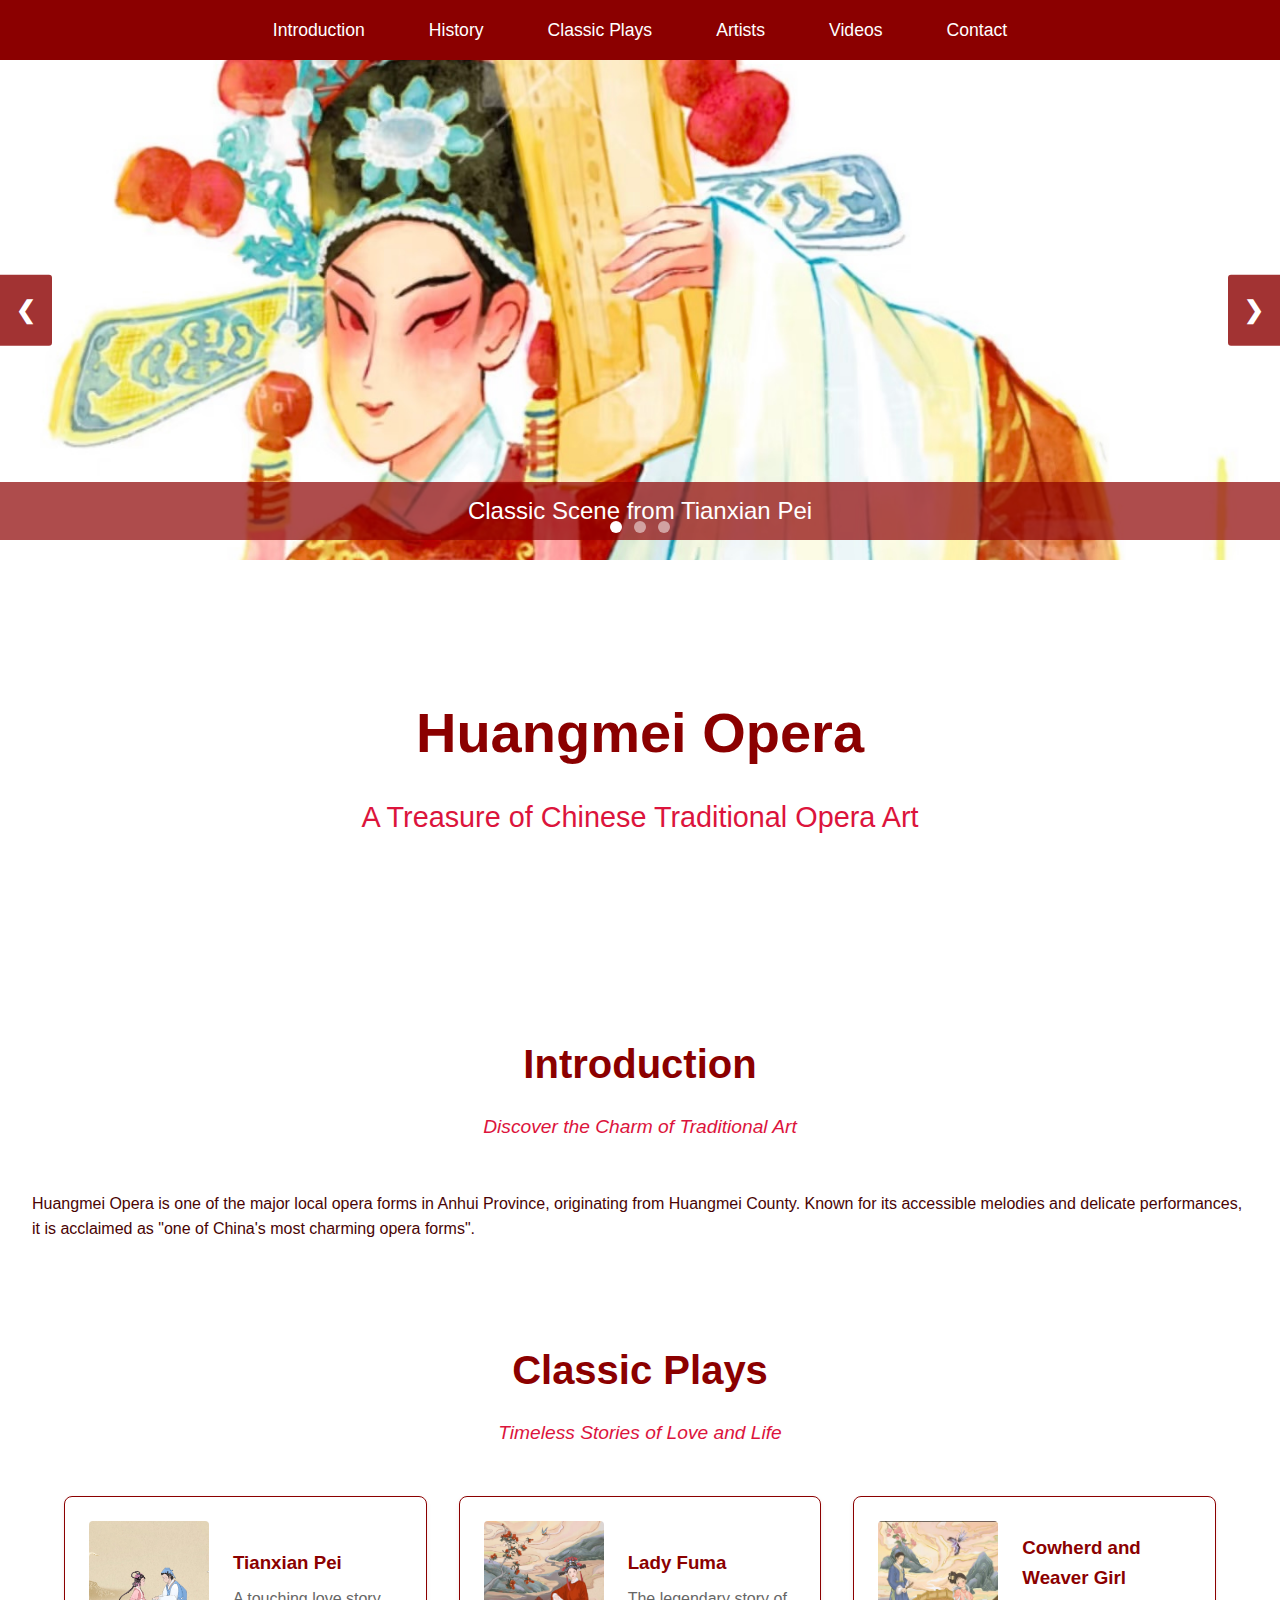
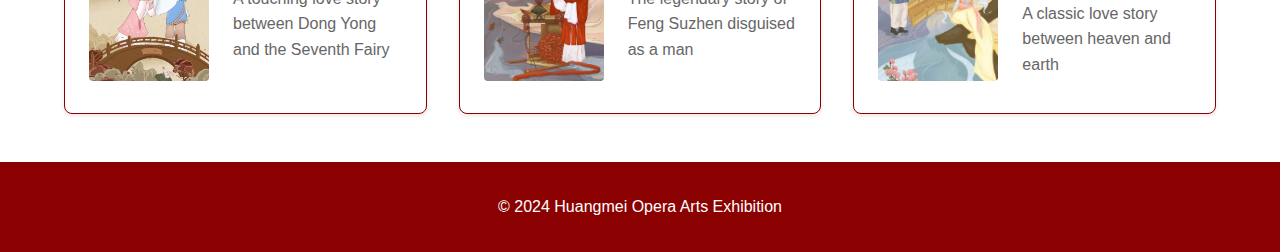
<file: index.html>
<!DOCTYPE html>
<html lang="en">
<head>
    <meta charset="UTF-8">
    <meta name="viewport" content="width=device-width, initial-scale=1.0">
    <title>Huangmei Opera Art</title>
    <link rel="stylesheet" href="styles.css">
</head>
<body>
    <header>
        <nav class="nav-menu">
            <ul>
                <li><a href="#intro">Introduction</a></li>
                <li><a href="history.html">History</a></li>
                <li><a href="#famous-plays">Classic Plays</a></li>
                <li><a href="artists.html">Artists</a></li>
                <li><a href="videos.html">Videos</a></li>
                <li><a href="message.html">Contact</a></li>
            </ul>
        </nav>
    </header>

    <div class="slideshow-container">
        <div class="slides fade">
            <img src="images/1.jpg" alt="Huangmei Opera Scene 1">
            <div class="slide-text">Classic Scene from Tianxian Pei</div>
        </div>

        <div class="slides fade">
            <img src="images/2.jpg" alt="Huangmei Opera Scene 2">
            <div class="slide-text">Highlights from Lady Fuma</div>
        </div>

        <div class="slides fade">
            <img src="images/8.jpg" alt="Huangmei Opera Scene 3">
            <div class="slide-text">Cowherd and Weaver Girl Performance</div>
        </div>

        <a class="prev" onclick="changeSlide(-1)">&#10094;</a>
        <a class="next" onclick="changeSlide(1)">&#10095;</a>

        <div class="dot-container">
            <span class="dot" onclick="currentSlide(1)"></span>
            <span class="dot" onclick="currentSlide(2)"></span>
            <span class="dot" onclick="currentSlide(3)"></span>
        </div>
    </div>

    <main>
        <section id="hero">
            <div class="page-title">
                <h1>Huangmei Opera</h1>
                <p class="subtitle">A Treasure of Chinese Traditional Opera Art</p>
            </div>
        </section>

        <section id="intro">
            <div class="section-title">
                <h2>Introduction</h2>
                <p class="subtitle">Discover the Charm of Traditional Art</p>
            </div>
            <p>Huangmei Opera is one of the major local opera forms in Anhui Province, originating from Huangmei County. Known for its accessible melodies and delicate performances, it is acclaimed as "one of China's most charming opera forms".</p>
        </section>

        <section id="famous-plays">
            <div class="section-title">
                <h2>Classic Plays</h2>
                <p class="subtitle">Timeless Stories of Love and Life</p>
            </div>
            <div class="plays-container">
                <div class="play-item">
                    <div class="play-image">
                        <img src="images/3.jpg" alt="Tianxian Pei Photo">
                    </div>
                    <div class="play-info">
                        <h3>Tianxian Pei</h3>
                        <p>A touching love story between Dong Yong and the Seventh Fairy</p>
                    </div>
                </div>
                <div class="play-item">
                    <div class="play-image">
                        <img src="images/4.jpg" alt="Lady Fuma Photo">
                    </div>
                    <div class="play-info">
                        <h3>Lady Fuma</h3>
                        <p>The legendary story of Feng Suzhen disguised as a man</p>
                    </div>
                </div>
                <div class="play-item">
                    <div class="play-image">
                        <img src="images/5.jpg" alt="Cowherd and Weaver Girl Photo">
                    </div>
                    <div class="play-info">
                        <h3>Cowherd and Weaver Girl</h3>
                        <p>A classic love story between heaven and earth</p>
                    </div>
                </div>
            </div>
        </section>
    </main>

    <footer>
        <p>© 2024 Huangmei Opera Arts Exhibition</p>
    </footer>

    <script src="script.js"></script>
</body>
</html>
</file>
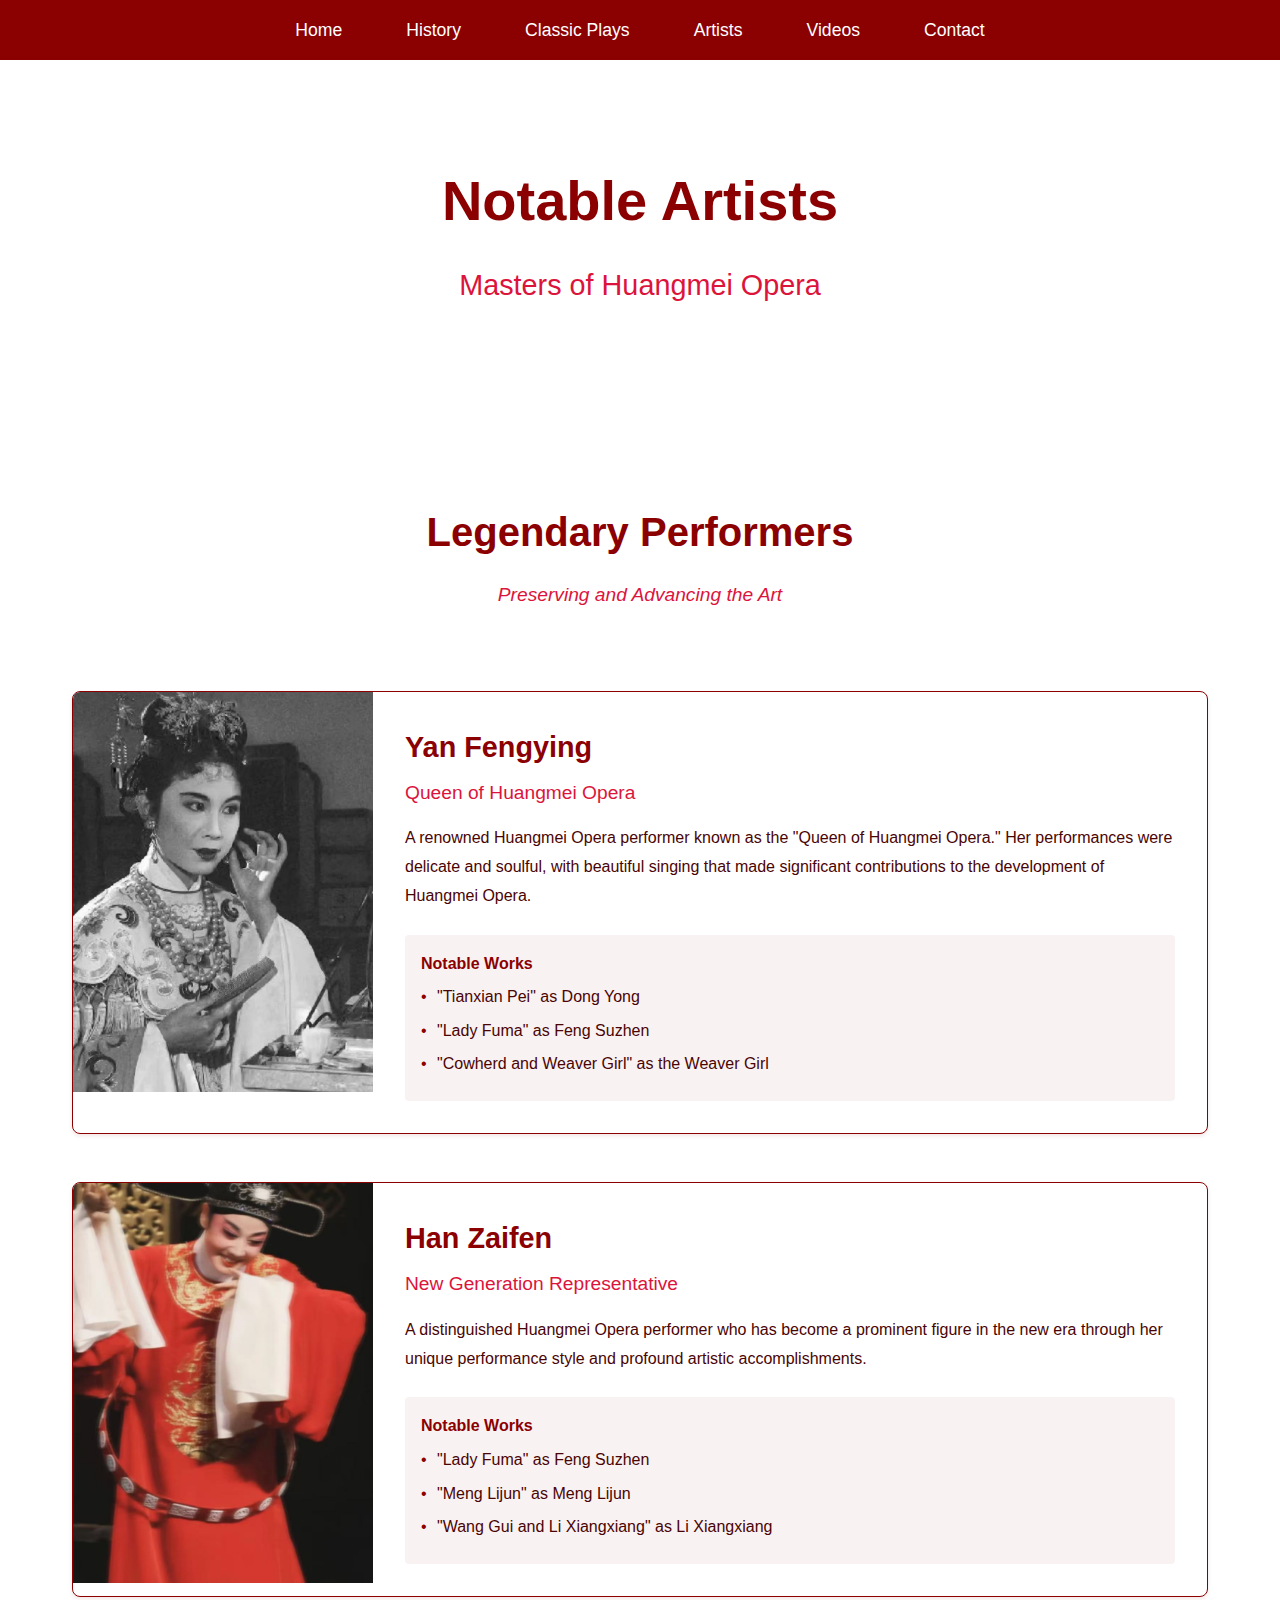
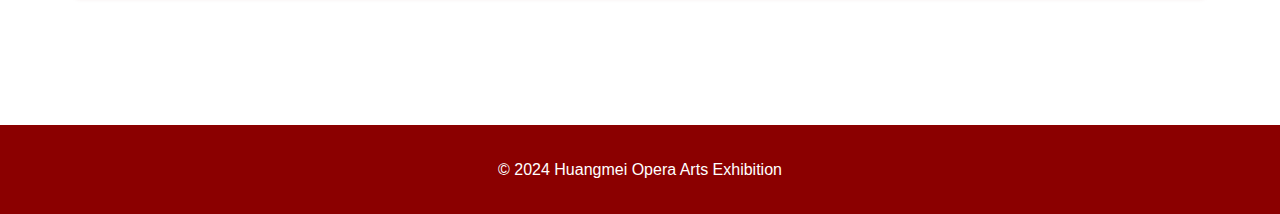
<file: artists.html>
<!DOCTYPE html>
<html lang="en">
<head>
    <meta charset="UTF-8">
    <meta name="viewport" content="width=device-width, initial-scale=1.0">
    <title>Artists - Huangmei Opera Art</title>
    <link rel="stylesheet" href="styles.css">
</head>
<body>
    <header>
        <nav class="nav-menu">
            <ul>
                <li><a href="index.html">Home</a></li>
                <li><a href="history.html">History</a></li>
                <li><a href="index.html#famous-plays">Classic Plays</a></li>
                <li><a href="artists.html">Artists</a></li>
                <li><a href="videos.html">Videos</a></li>
                <li><a href="message.html">Contact</a></li>
            </ul>
        </nav>
    </header>

    <main>
        <section id="hero">
            <div class="page-title">
                <h1>Notable Artists</h1>
                <p class="subtitle">Masters of Huangmei Opera</p>
            </div>
        </section>

        <section id="artists-list">
            <div class="section-title">
                <h2>Legendary Performers</h2>
                <p class="subtitle">Preserving and Advancing the Art</p>
            </div>
            <div class="artists-grid">
                <div class="artist-card">
                    <div class="artist-image">
                        <img src="images/6.jpg" alt="Yan Fengying">
                    </div>
                    <div class="artist-info">
                        <h3>Yan Fengying</h3>
                        <p class="artist-title">Queen of Huangmei Opera</p>
                        <p class="artist-desc">A renowned Huangmei Opera performer known as the "Queen of Huangmei Opera." Her performances were delicate and soulful, with beautiful singing that made significant contributions to the development of Huangmei Opera.</p>
                        <div class="artist-achievements">
                            <h4>Notable Works</h4>
                            <ul>
                                <li>"Tianxian Pei" as Dong Yong</li>
                                <li>"Lady Fuma" as Feng Suzhen</li>
                                <li>"Cowherd and Weaver Girl" as the Weaver Girl</li>
                            </ul>
                        </div>
                    </div>
                </div>

                <div class="artist-card">
                    <div class="artist-image">
                        <img src="images/7.jpg" alt="Han Zaifen">
                    </div>
                    <div class="artist-info">
                        <h3>Han Zaifen</h3>
                        <p class="artist-title">New Generation Representative</p>
                        <p class="artist-desc">A distinguished Huangmei Opera performer who has become a prominent figure in the new era through her unique performance style and profound artistic accomplishments.</p>
                        <div class="artist-achievements">
                            <h4>Notable Works</h4>
                            <ul>
                                <li>"Lady Fuma" as Feng Suzhen</li>
                                <li>"Meng Lijun" as Meng Lijun</li>
                                <li>"Wang Gui and Li Xiangxiang" as Li Xiangxiang</li>
                            </ul>
                        </div>
                    </div>
                </div>
            </div>
        </section>
    </main>

    <footer>
        <p>© 2024 Huangmei Opera Arts Exhibition</p>
    </footer>

    <script src="script.js"></script>
</body>
</html>
</file>
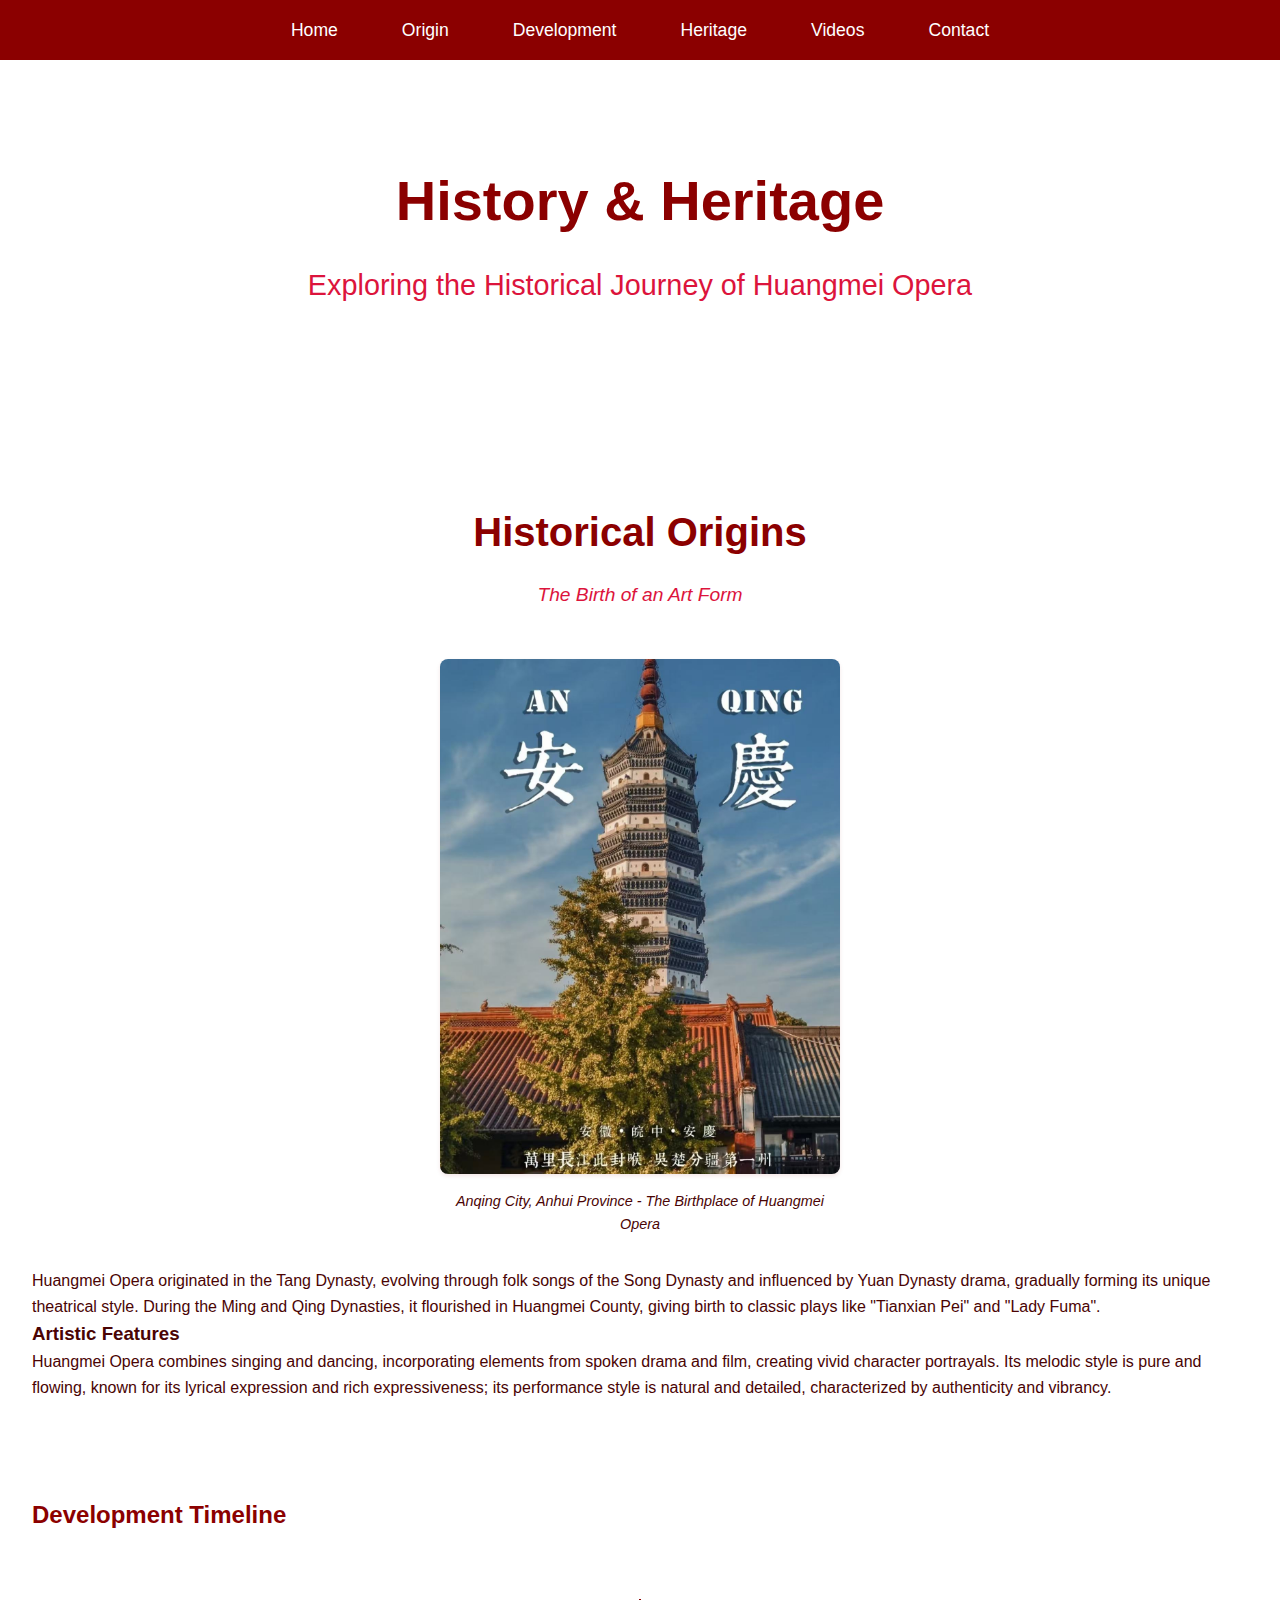
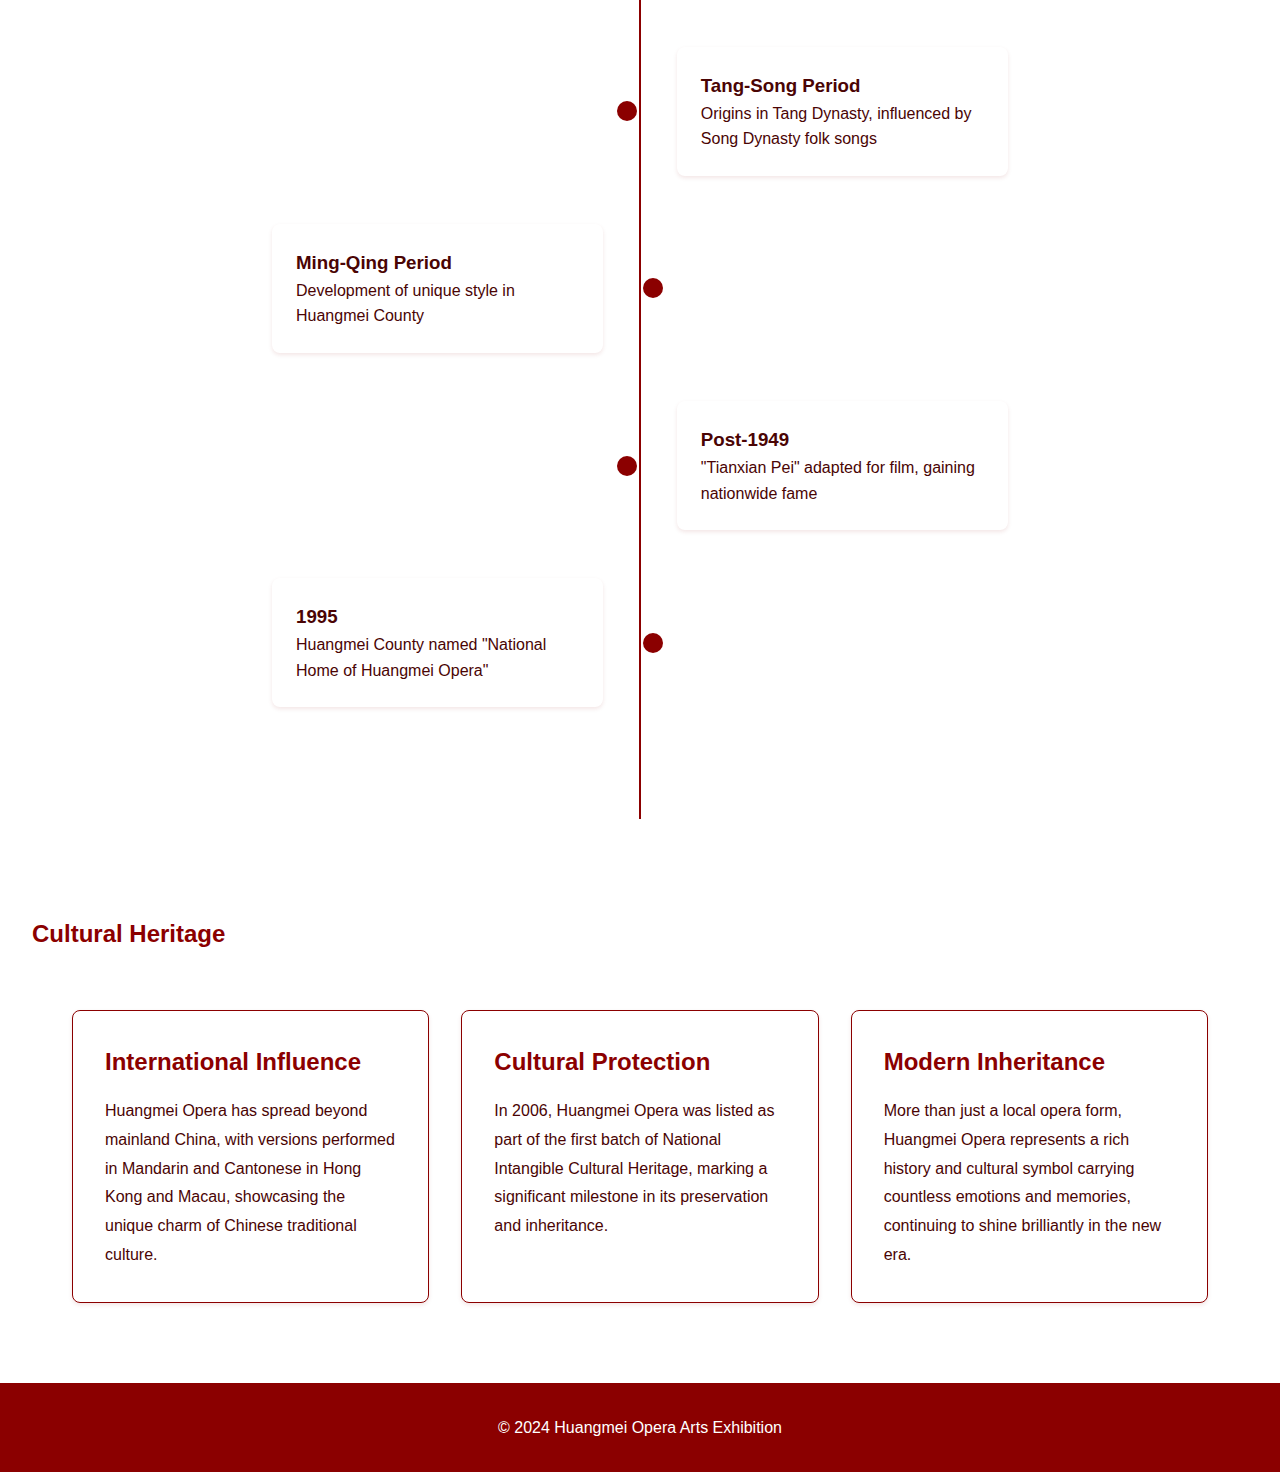
<file: history.html>
<!DOCTYPE html>
<html lang="en">
<head>
    <meta charset="UTF-8">
    <meta name="viewport" content="width=device-width, initial-scale=1.0">
    <title>History - Huangmei Opera Art</title>
    <link rel="stylesheet" href="styles.css">
</head>
<body>
    <header>
        <nav class="nav-menu">
            <ul>
                <li><a href="index.html">Home</a></li>
                <li><a href="#origin">Origin</a></li>
                <li><a href="#development">Development</a></li>
                <li><a href="#heritage">Heritage</a></li>
                <li><a href="videos.html">Videos</a></li>
                <li><a href="message.html">Contact</a></li>
            </ul>
        </nav>
    </header>

    <main>
        <section id="hero">
            <div class="page-title">
                <h1>History & Heritage</h1>
                <p class="subtitle">Exploring the Historical Journey of Huangmei Opera</p>
            </div>
        </section>

        <section id="origin">
            <div class="section-title">
                <h2>Historical Origins</h2>
                <p class="subtitle">The Birth of an Art Form</p>
            </div>
            <div class="history-content">
                <div class="history-image">
                    <img src="images/9.jpg" alt="Anqing City - The Birthplace of Huangmei Opera">
                    <p class="image-caption">Anqing City, Anhui Province - The Birthplace of Huangmei Opera</p>
                </div>
                <p>Huangmei Opera originated in the Tang Dynasty, evolving through folk songs of the Song Dynasty and influenced by Yuan Dynasty drama, gradually forming its unique theatrical style. During the Ming and Qing Dynasties, it flourished in Huangmei County, giving birth to classic plays like "Tianxian Pei" and "Lady Fuma".</p>
                <div class="history-detail">
                    <h3>Artistic Features</h3>
                    <p>Huangmei Opera combines singing and dancing, incorporating elements from spoken drama and film, creating vivid character portrayals. Its melodic style is pure and flowing, known for its lyrical expression and rich expressiveness; its performance style is natural and detailed, characterized by authenticity and vibrancy.</p>
                </div>
            </div>
        </section>

        <section id="development">
            <h2>Development Timeline</h2>
            <div class="timeline">
                <div class="timeline-item">
                    <h3>Tang-Song Period</h3>
                    <p>Origins in Tang Dynasty, influenced by Song Dynasty folk songs</p>
                </div>
                <div class="timeline-item">
                    <h3>Ming-Qing Period</h3>
                    <p>Development of unique style in Huangmei County</p>
                </div>
                <div class="timeline-item">
                    <h3>Post-1949</h3>
                    <p>"Tianxian Pei" adapted for film, gaining nationwide fame</p>
                </div>
                <div class="timeline-item">
                    <h3>1995</h3>
                    <p>Huangmei County named "National Home of Huangmei Opera"</p>
                </div>
            </div>
        </section>

        <section id="heritage">
            <h2>Cultural Heritage</h2>
            <div class="heritage-content">
                <div class="heritage-item">
                    <h3>International Influence</h3>
                    <p>Huangmei Opera has spread beyond mainland China, with versions performed in Mandarin and Cantonese in Hong Kong and Macau, showcasing the unique charm of Chinese traditional culture.</p>
                </div>
                <div class="heritage-item">
                    <h3>Cultural Protection</h3>
                    <p>In 2006, Huangmei Opera was listed as part of the first batch of National Intangible Cultural Heritage, marking a significant milestone in its preservation and inheritance.</p>
                </div>
                <div class="heritage-item">
                    <h3>Modern Inheritance</h3>
                    <p>More than just a local opera form, Huangmei Opera represents a rich history and cultural symbol carrying countless emotions and memories, continuing to shine brilliantly in the new era.</p>
                </div>
            </div>
        </section>
    </main>

    <footer>
        <p>© 2024 Huangmei Opera Arts Exhibition</p>
    </footer>

    <script src="script.js"></script>
</body>
</html>
</file>
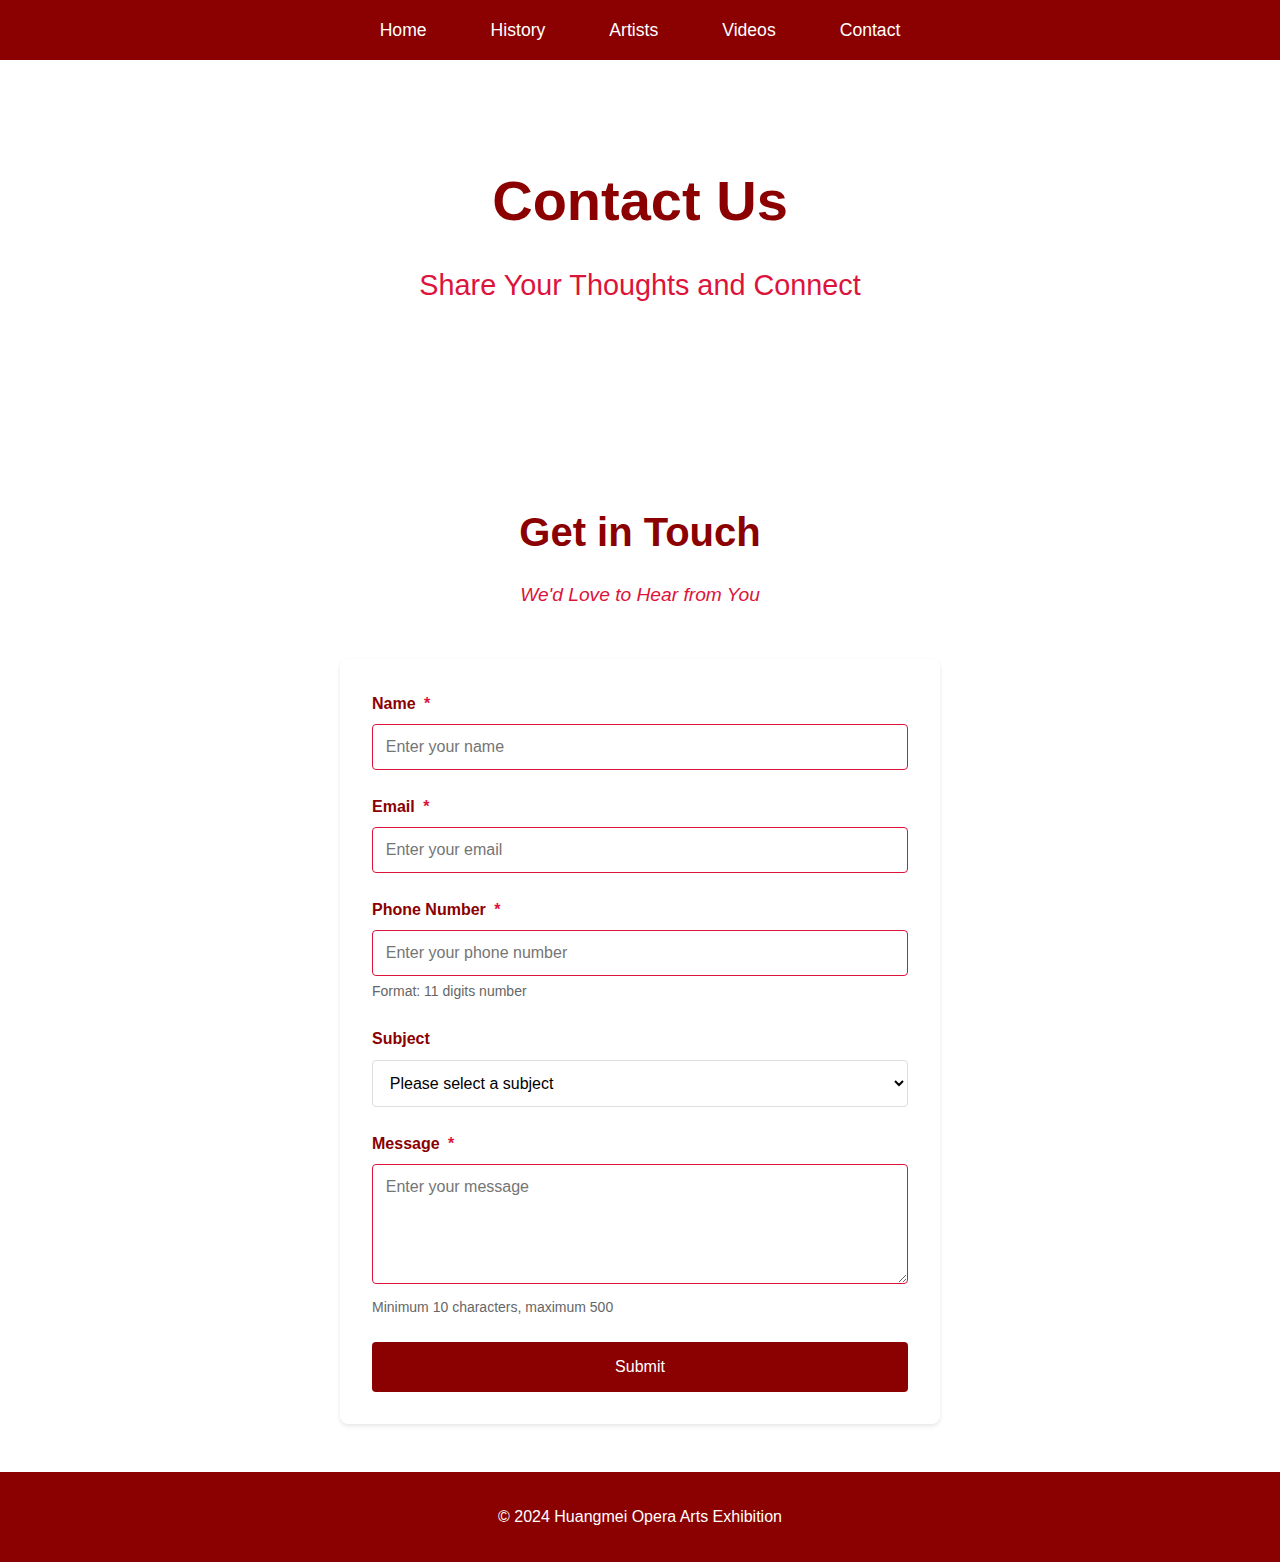
<file: message.html>
<!DOCTYPE html>
<html lang="en">
<head>
    <meta charset="UTF-8">
    <meta name="viewport" content="width=device-width, initial-scale=1.0">
    <meta name="description" content="Contact form for Huangmei Opera Art website">
    <title>Contact Us - Huangmei Opera Art</title>
    <link rel="stylesheet" href="styles.css">
</head>
<body>
    <header role="banner">
        <nav role="navigation" class="nav-menu">
            <ul>
                <li><a href="index.html">Home</a></li>
                <li><a href="history.html">History</a></li>
                <li><a href="artists.html">Artists</a></li>
                <li><a href="videos.html">Videos</a></li>
                <li><a href="message.html">Contact</a></li>
            </ul>
        </nav>
    </header>

    <main role="main">
        <section id="hero">
            <div class="page-title">
                <h1>Contact Us</h1>
                <p class="subtitle">Share Your Thoughts and Connect</p>
            </div>
        </section>

        <section id="message-form">
            <div class="section-title">
                <h2>Get in Touch</h2>
                <p class="subtitle">We'd Love to Hear from You</p>
            </div>
            <div class="form-container">
                <form id="contactForm" novalidate>
                    <div class="form-group">
                        <label for="name">Name <span class="required">*</span></label>
                        <input 
                            type="text" 
                            id="name" 
                            name="name" 
                            required 
                            minlength="2"
                            maxlength="50"
                            pattern="[A-Za-z\s]+"
                            placeholder="Enter your name"
                            aria-required="true"
                            aria-describedby="name-error"
                        >
                        <span id="name-error" class="error-message" aria-live="polite"></span>
                    </div>

                    <div class="form-group">
                        <label for="email">Email <span class="required">*</span></label>
                        <input 
                            type="email" 
                            id="email" 
                            name="email" 
                            required
                            pattern="[a-z0-9._%+-]+@[a-z0-9.-]+\.[a-z]{2,}$"
                            placeholder="Enter your email"
                            aria-required="true"
                            aria-describedby="email-error"
                        >
                        <span id="email-error" class="error-message" aria-live="polite"></span>
                    </div>

                    <div class="form-group">
                        <label for="phone">Phone Number <span class="required">*</span></label>
                        <input 
                            type="tel" 
                            id="phone" 
                            name="phone" 
                            required
                            pattern="[0-9]{11}"
                            placeholder="Enter your phone number"
                            aria-required="true"
                            aria-describedby="phone-error"
                        >
                        <span id="phone-error" class="error-message" aria-live="polite"></span>
                        <span class="form-hint">Format: 11 digits number</span>
                    </div>

                    <div class="form-group">
                        <label for="subject">Subject</label>
                        <select id="subject" name="subject">
                            <option value="">Please select a subject</option>
                            <option value="general">General Inquiry</option>
                            <option value="performance">Performance Information</option>
                            <option value="tickets">Ticket Booking</option>
                            <option value="other">Other</option>
                        </select>
                    </div>

                    <div class="form-group">
                        <label for="message">Message <span class="required">*</span></label>
                        <textarea 
                            id="message" 
                            name="message" 
                            required
                            minlength="10"
                            maxlength="500"
                            placeholder="Enter your message"
                            rows="5"
                            aria-required="true"
                            aria-describedby="message-error"
                        ></textarea>
                        <span id="message-error" class="error-message" aria-live="polite"></span>
                        <span class="form-hint">Minimum 10 characters, maximum 500</span>
                    </div>

                    <button type="submit" class="submit-btn">Submit</button>
                </form>
            </div>
        </section>
    </main>

    <footer role="contentinfo">
        <p>© 2024 Huangmei Opera Arts Exhibition</p>
    </footer>

    <script src="script.js"></script>
</body>
</html>
</file>
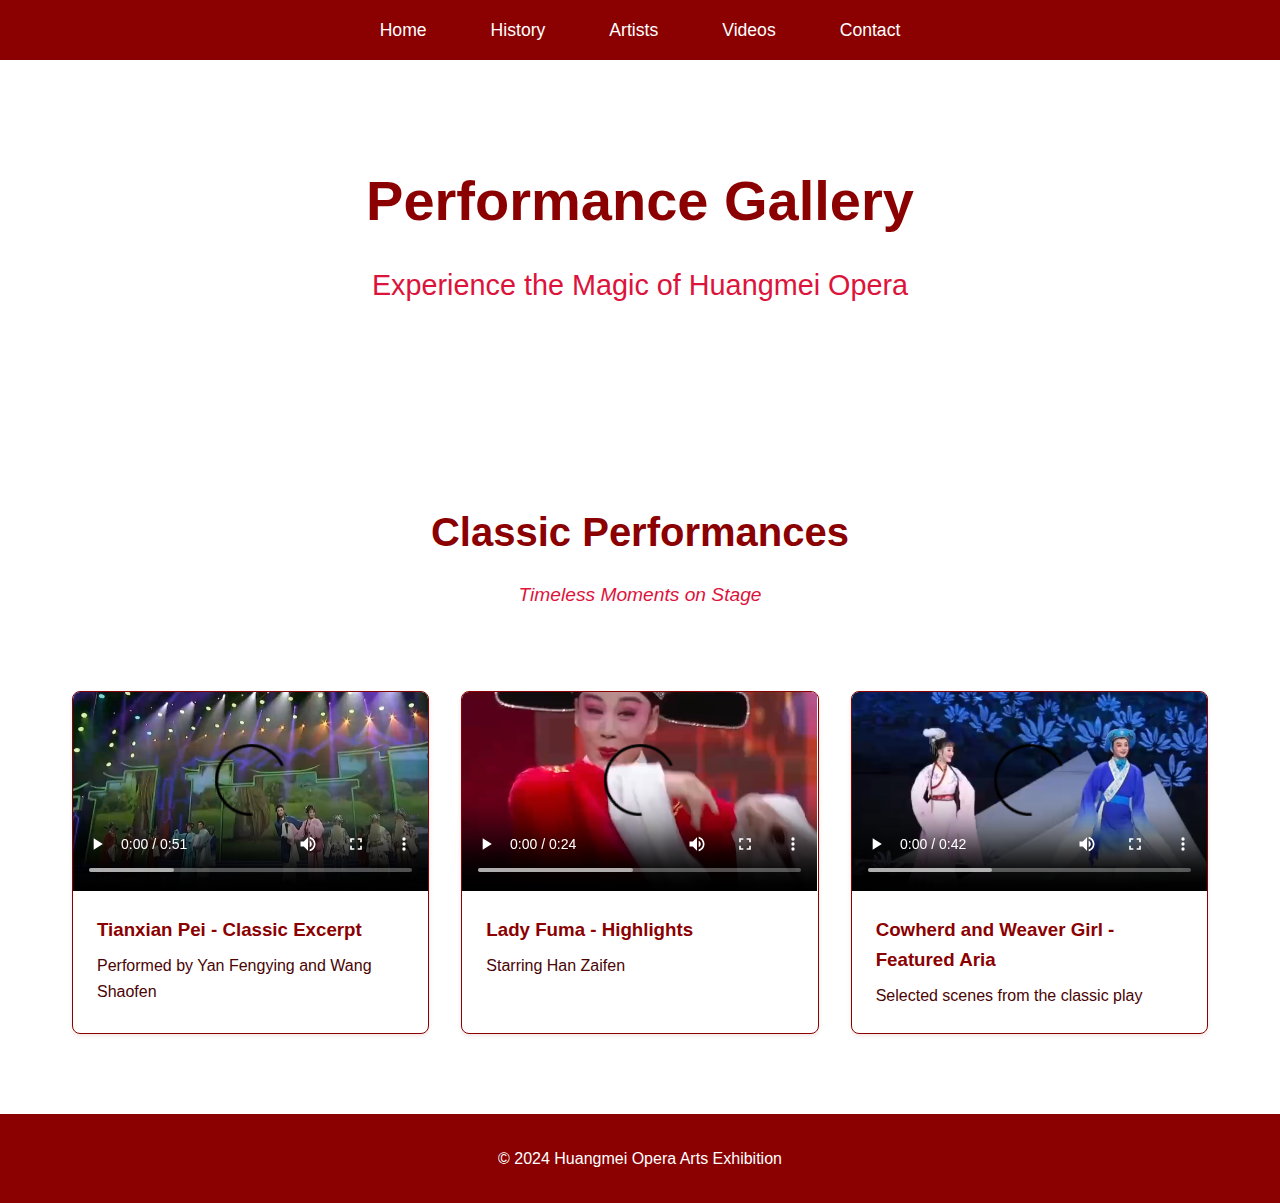
<file: videos.html>
<!DOCTYPE html>
<html lang="en">
<head>
    <meta charset="UTF-8">
    <meta name="viewport" content="width=device-width, initial-scale=1.0">
    <title>Video Gallery - Huangmei Opera Art</title>
    <link rel="stylesheet" href="styles.css">
</head>
<body>
    <header>
        <nav class="nav-menu">
            <ul>
                <li><a href="index.html">Home</a></li>
                <li><a href="history.html">History</a></li>
                <li><a href="artists.html">Artists</a></li>
                <li><a href="videos.html">Videos</a></li>
                <li><a href="message.html">Contact</a></li>
            </ul>
        </nav>
    </header>

    <main>
        <section id="hero">
            <div class="page-title">
                <h1>Performance Gallery</h1>
                <p class="subtitle">Experience the Magic of Huangmei Opera</p>
            </div>
        </section>

        <section id="video-gallery">
            <div class="section-title">
                <h2>Classic Performances</h2>
                <p class="subtitle">Timeless Moments on Stage</p>
            </div>
            <div class="video-grid">
                <div class="video-card">
                    <div class="video-container">
                        <video controls>
                            <source src="videos/2.mp4" type="video/mp4">
                            Your browser does not support HTML5 video playback.
                        </video>
                    </div>
                    <div class="video-info">
                        <h3>Tianxian Pei - Classic Excerpt</h3>
                        <p>Performed by Yan Fengying and Wang Shaofen</p>
                    </div>
                </div>

                <div class="video-card">
                    <div class="video-container">
                        <video controls>
                            <source src="videos/1.mp4" type="video/mp4">
                            Your browser does not support HTML5 video playback.
                        </video>
                    </div>
                    <div class="video-info">
                        <h3>Lady Fuma - Highlights</h3>
                        <p>Starring Han Zaifen</p>
                    </div>
                </div>

                <div class="video-card">
                    <div class="video-container">
                        <video controls>
                            <source src="videos/3.mp4" type="video/mp4">
                            Your browser does not support HTML5 video playback.
                        </video>
                    </div>
                    <div class="video-info">
                        <h3>Cowherd and Weaver Girl - Featured Aria</h3>
                        <p>Selected scenes from the classic play</p>
                    </div>
                </div>
            </div>
        </section>
    </main>

    <footer>
        <p>© 2024 Huangmei Opera Arts Exhibition</p>
    </footer>

    <script src="script.js"></script>
</body>
</html>
</file>
<file: styles.css>
* {
    margin: 0;
    padding: 0;
    box-sizing: border-box;
}

/* 修改主题色为红色系 */
:root {
    --primary-color: #8B0000;    /* 深红色 */
    --secondary-color: #DC143C;  /* 猩红色 */
    --hover-color: #FF4444;      /* 亮红色 */
    --bg-light: #FFFFFF;         /* 改为纯白色 */
    --text-dark: #4A0404;        /* 深红文字 */
}

body {
    font-family: "Microsoft YaHei", sans-serif;
    line-height: 1.6;
    color: var(--text-dark);
    background-color: #FFFFFF;    /* 改为白色 */
}

.nav-menu {
    background-color: var(--primary-color);
    padding: 1rem 0;
}

.nav-menu ul {
    list-style: none;
    display: flex;
    justify-content: center;
    gap: 2rem;
}

.nav-menu a {
    color: white;
    text-decoration: none;
    font-size: 1.1rem;
    padding: 0.5rem 1rem;
    transition: all 0.3s ease;
    border-radius: 4px;
}

.nav-menu a:hover {
    background-color: var(--secondary-color);
    transform: translateY(-2px);
}

.nav-menu a:active {
    transform: translateY(0);
}

.nav-menu a.active {
    background-color: var(--secondary-color);
}

#hero {
    text-align: center;
    padding: 4rem 2rem;
    background-color: #FFFFFF;    /* 改为白色 */
}

h1 {
    font-size: 3rem;
    color: var(--primary-color);
    margin-bottom: 1rem;
}

.subtitle {
    font-size: 1.5rem;
    color: var(--secondary-color);
}

section {
    padding: 3rem 2rem;
    background-color: #FFFFFF;    /* 确保所有区块都是白色背景 */
}

h2 {
    color: var(--primary-color);
    margin-bottom: 1.5rem;
}

.plays-container, .artists-container {
    display: grid;
    grid-template-columns: repeat(auto-fit, minmax(300px, 1fr));
    gap: 2rem;
    margin-top: 2rem;
    padding: 0 2rem;
}

.play-item, .artist-item {
    display: flex;
    padding: 1.5rem;
    border: 1px solid var(--primary-color);
    border-radius: 8px;
    transition: transform 0.3s ease;
    background: white;
    box-shadow: 0 2px 4px rgba(139, 0, 0, 0.1);
}

.play-item:hover {
    transform: translateY(-5px);
    border-color: var(--secondary-color);
}

.play-image {
    flex: 0 0 120px;
    margin-right: 1.5rem;
}

.play-image img {
    width: 120px;
    height: 160px;
    object-fit: cover;
    border-radius: 4px;
}

.play-info {
    flex: 1;
    display: flex;
    flex-direction: column;
    justify-content: center;
}

.play-info h3 {
    margin-bottom: 0.5rem;
    color: var(--primary-color);
}

.play-info p {
    color: #666;
    line-height: 1.6;
}

footer {
    text-align: center;
    padding: 2rem;
    background-color: var(--primary-color);
    color: white;
}

/* 表单容器样式 */
.form-container {
    max-width: 600px;
    margin: 0 auto;
    padding: 2rem;
    background-color: white;
    border-radius: 8px;
    box-shadow: 0 2px 4px rgba(0,0,0,0.1);
}

.form-group {
    margin-bottom: 1.5rem;
}

.form-group label {
    display: block;
    margin-bottom: 0.5rem;
    color: var(--primary-color);
    font-weight: bold;
}

.form-group input,
.form-group textarea {
    width: 100%;
    padding: 0.8rem;
    border: 1px solid #ddd;
    border-radius: 4px;
    font-size: 1rem;
    font-family: inherit;
}

.form-group textarea {
    resize: vertical;
    min-height: 120px;
}

.form-group input:focus,
.form-group textarea:focus {
    outline: none;
    border-color: var(--primary-color);
    box-shadow: 0 0 0 2px rgba(139, 0, 0, 0.1);
}

.submit-btn {
    background-color: var(--primary-color);
    color: white;
    padding: 1rem 2rem;
    border: none;
    border-radius: 4px;
    font-size: 1rem;
    cursor: pointer;
    transition: background-color 0.3s ease;
    width: 100%;
}

.submit-btn:hover {
    background-color: var(--secondary-color);
}

.submit-btn:active {
    transform: translateY(1px);
}

/* 轮播图样式 */
.slideshow-container {
    position: relative;
    max-width: 100%;
    height: 500px;
    overflow: hidden;
    margin-bottom: 2rem;
}

.slides {
    display: none;
    width: 100%;
    height: 100%;
}

.slides img {
    width: 100%;
    height: 100%;
    object-fit: cover;
}

.slide-text {
    position: absolute;
    bottom: 20px;
    width: 100%;
    text-align: center;
    color: white;
    font-size: 1.5rem;
    padding: 10px;
    background: rgba(139, 0, 0, 0.7);
}

.prev, .next {
    cursor: pointer;
    position: absolute;
    top: 50%;
    transform: translateY(-50%);
    padding: 16px;
    color: white;
    font-weight: bold;
    font-size: 1.5rem;
    transition: 0.6s ease;
    border-radius: 0 3px 3px 0;
    user-select: none;
    background: rgba(139, 0, 0, 0.8);
}

.next {
    right: 0;
    border-radius: 3px 0 0 3px;
}

.prev:hover, .next:hover {
    background-color: var(--secondary-color);
}

.dot-container {
    position: absolute;
    bottom: 20px;
    width: 100%;
    text-align: center;
    z-index: 1;
}

.dot {
    cursor: pointer;
    height: 12px;
    width: 12px;
    margin: 0 4px;
    background-color: rgba(255, 255, 255, 0.5);
    border-radius: 50%;
    display: inline-block;
    transition: background-color 0.6s ease;
}

.dot.active, .dot:hover {
    background-color: white;
}

.fade {
    animation-name: fade;
    animation-duration: 1.5s;
}

@keyframes fade {
    from {opacity: .4} 
    to {opacity: 1}
} 

/* 艺术家页面样式 */
.artists-grid {
    max-width: 1200px;
    margin: 0 auto;
    padding: 2rem;
}

.artist-card {
    display: flex;
    margin-bottom: 3rem;
    background: white;
    border-radius: 8px;
    box-shadow: 0 2px 4px rgba(139, 0, 0, 0.1);
    overflow: hidden;
    border: 1px solid var(--primary-color);
}

.artist-image {
    flex: 0 0 300px;
}

.artist-image img {
    width: 100%;
    height: 400px;
    object-fit: cover;
}

.artist-info {
    flex: 1;
    padding: 2rem;
}

.artist-info h3 {
    color: var(--primary-color);
    font-size: 1.8rem;
    margin-bottom: 0.5rem;
}

.artist-title {
    color: var(--secondary-color);
    font-size: 1.2rem;
    margin-bottom: 1rem;
}

.artist-desc {
    line-height: 1.8;
    margin-bottom: 1.5rem;
}

.artist-achievements {
    background-color: rgba(139, 0, 0, 0.05);
    padding: 1rem;
    border-radius: 4px;
}

.artist-achievements h4 {
    color: var(--primary-color);
    margin-bottom: 0.5rem;
}

.artist-achievements ul {
    list-style: none;
    padding-left: 1rem;
}

.artist-achievements li {
    margin-bottom: 0.5rem;
    position: relative;
}

.artist-achievements li:before {
    content: "•";
    color: var(--primary-color);
    position: absolute;
    left: -1rem;
}

/* 响应式设计 */
@media (max-width: 768px) {
    .artist-card {
        flex-direction: column;
    }

    .artist-image {
        flex: none;
        height: 300px;
    }

    .artist-image img {
        height: 100%;
    }
} 

/* 文化遗产部分样式 */
.heritage-content {
    max-width: 1200px;
    margin: 0 auto;
    display: grid;
    grid-template-columns: repeat(auto-fit, minmax(300px, 1fr));
    gap: 2rem;
    padding: 2rem;
}

.heritage-item {
    background: white;
    padding: 2rem;
    border-radius: 8px;
    border: 1px solid var(--primary-color);
    box-shadow: 0 2px 4px rgba(139, 0, 0, 0.1);
}

.heritage-item h3 {
    color: var(--primary-color);
    margin-bottom: 1rem;
    font-size: 1.5rem;
}

.heritage-item p {
    line-height: 1.8;
    color: var(--text-dark);
}

/* 修改时间线样式 */
.timeline {
    position: relative;
    max-width: 800px;
    margin: 2rem auto;
    padding: 2rem;
}

.timeline::before {
    content: '';
    position: absolute;
    left: 50%;
    width: 2px;
    height: 100%;
    background-color: var(--primary-color);
    transform: translateX(-50%);
}

.timeline-item {
    margin: 3rem 0;
    position: relative;
    width: 45%;
    padding: 1.5rem;
    background: white;
    border-radius: 8px;
    box-shadow: 0 2px 4px rgba(139, 0, 0, 0.1);
}

.timeline-item:nth-child(odd) {
    margin-left: auto;
}

.timeline-item::before {
    content: '';
    position: absolute;
    width: 20px;
    height: 20px;
    background: var(--primary-color);
    border-radius: 50%;
    top: 50%;
    transform: translateY(-50%);
}

.timeline-item:nth-child(odd)::before {
    left: -60px;
}

.timeline-item:nth-child(even)::before {
    right: -60px;
} 

/* 视频页面样式 */
.video-grid {
    display: grid;
    grid-template-columns: repeat(auto-fit, minmax(300px, 1fr));
    gap: 2rem;
    padding: 2rem;
    max-width: 1200px;
    margin: 0 auto;
}

.video-card {
    background: white;
    border-radius: 8px;
    overflow: hidden;
    box-shadow: 0 2px 4px rgba(139, 0, 0, 0.1);
    border: 1px solid var(--primary-color);
}

.video-container {
    position: relative;
    padding-bottom: 56.25%; /* 16:9 比例 */
    height: 0;
    overflow: hidden;
}

.video-container video {
    position: absolute;
    top: 0;
    left: 0;
    width: 100%;
    height: 100%;
    object-fit: cover;
}

.video-info {
    padding: 1.5rem;
}

.video-info h3 {
    color: var(--primary-color);
    margin-bottom: 0.5rem;
}

.video-info p {
    color: var(--text-dark);
    line-height: 1.6;
}

.featured-video {
    max-width: 800px;
    margin: 2rem auto;
    background: white;
    border-radius: 8px;
    overflow: hidden;
    box-shadow: 0 2px 4px rgba(139, 0, 0, 0.1);
    border: 1px solid var(--primary-color);
}

.video-description {
    padding: 1.5rem;
}

.video-description h3 {
    color: var(--primary-color);
    margin-bottom: 1rem;
}

.video-description p {
    line-height: 1.8;
    color: var(--text-dark);
}

/* 响应式调整 */
@media (max-width: 768px) {
    .video-grid {
        grid-template-columns: 1fr;
    }
} 

.history-image {
    max-width: 400px;
    margin: 0 auto 2rem;
    text-align: center;
}

.history-image img {
    width: 100%;
    height: auto;
    border-radius: 8px;
    box-shadow: 0 2px 4px rgba(139, 0, 0, 0.1);
}

.image-caption {
    margin-top: 0.5rem;
    font-size: 0.9rem;
    color: var(--text-dark);
    font-style: italic;
} 

/* 表单验证和可访问性样式 */
.required {
    color: var(--secondary-color);
    margin-left: 4px;
}

.error-message {
    display: none;
    color: var(--secondary-color);
    font-size: 0.875rem;
    margin-top: 0.25rem;
}

.form-hint {
    display: block;
    color: #666;
    font-size: 0.875rem;
    margin-top: 0.25rem;
}

.form-group input:invalid,
.form-group textarea:invalid {
    border-color: var(--secondary-color);
}

.form-group input:invalid + .error-message,
.form-group textarea:invalid + .error-message {
    display: block;
}

.form-group select {
    width: 100%;
    padding: 0.8rem;
    border: 1px solid #ddd;
    border-radius: 4px;
    font-size: 1rem;
    font-family: inherit;
    background-color: white;
}

.form-group select:focus {
    outline: none;
    border-color: var(--primary-color);
    box-shadow: 0 0 0 2px rgba(139, 0, 0, 0.1);
}

/* 焦点状态的可访问性增强 */
input:focus,
textarea:focus,
select:focus,
button:focus {
    outline: 2px solid var(--primary-color);
    outline-offset: 2px;
} 

/* 标题样式恢复为原始版本 */
.page-title {
    position: relative;
    text-align: center;
    padding: 2rem 0;
    margin-bottom: 3rem;
}

.page-title h1 {
    font-size: 3.5rem;
    color: var(--primary-color);
    margin-bottom: 1rem;
}

.page-title .subtitle {
    font-size: 1.8rem;
    color: var(--secondary-color);
    font-weight: 300;
}

.section-title {
    text-align: center;
    margin-bottom: 3rem;
    position: relative;
}

.section-title h2 {
    font-size: 2.5rem;
    color: var(--primary-color);
    margin-bottom: 1rem;
}

.section-title .subtitle {
    font-size: 1.2rem;
    color: var(--secondary-color);
    font-style: italic;
}

/* 响应式调整 */
@media (max-width: 768px) {
    .page-title h1 {
        font-size: 2.5rem;
    }

    .page-title .subtitle {
        font-size: 1.4rem;
    }

    .section-title h2 {
        font-size: 2rem;
    }
}
</file>
